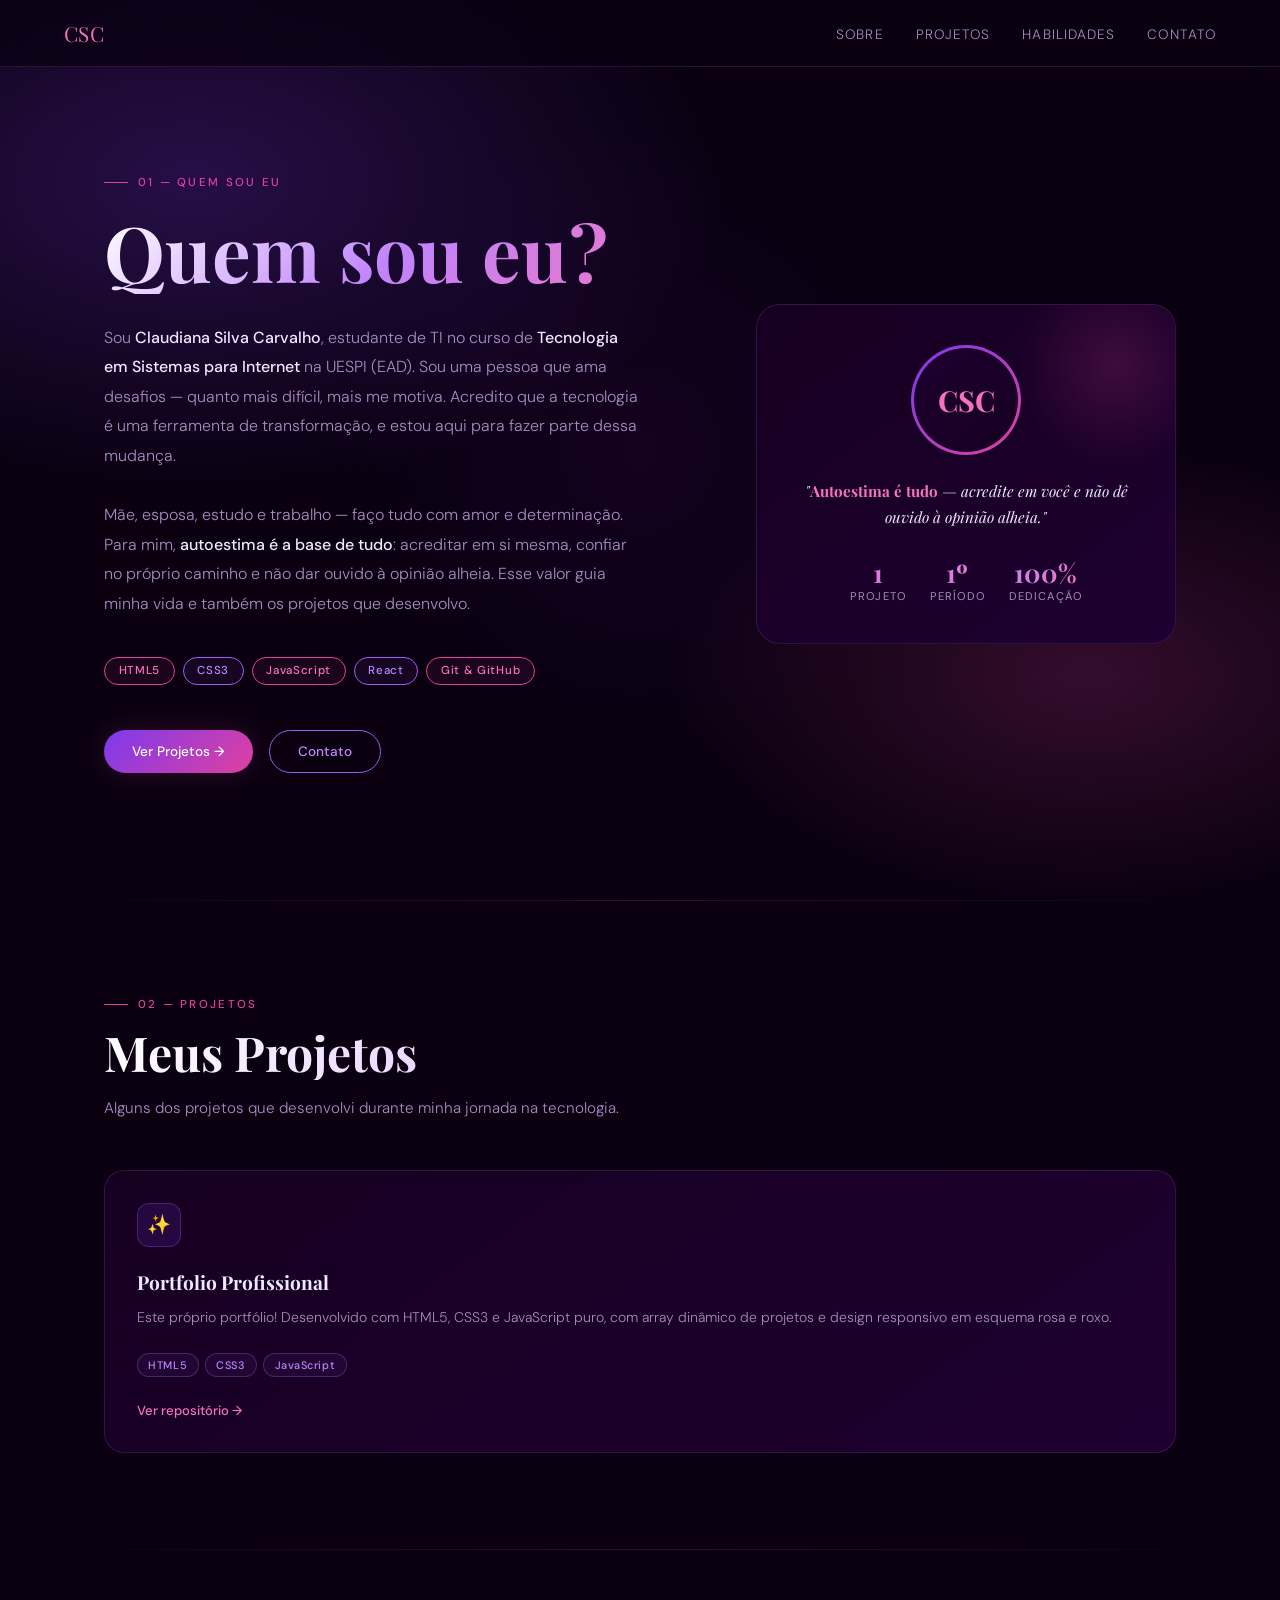
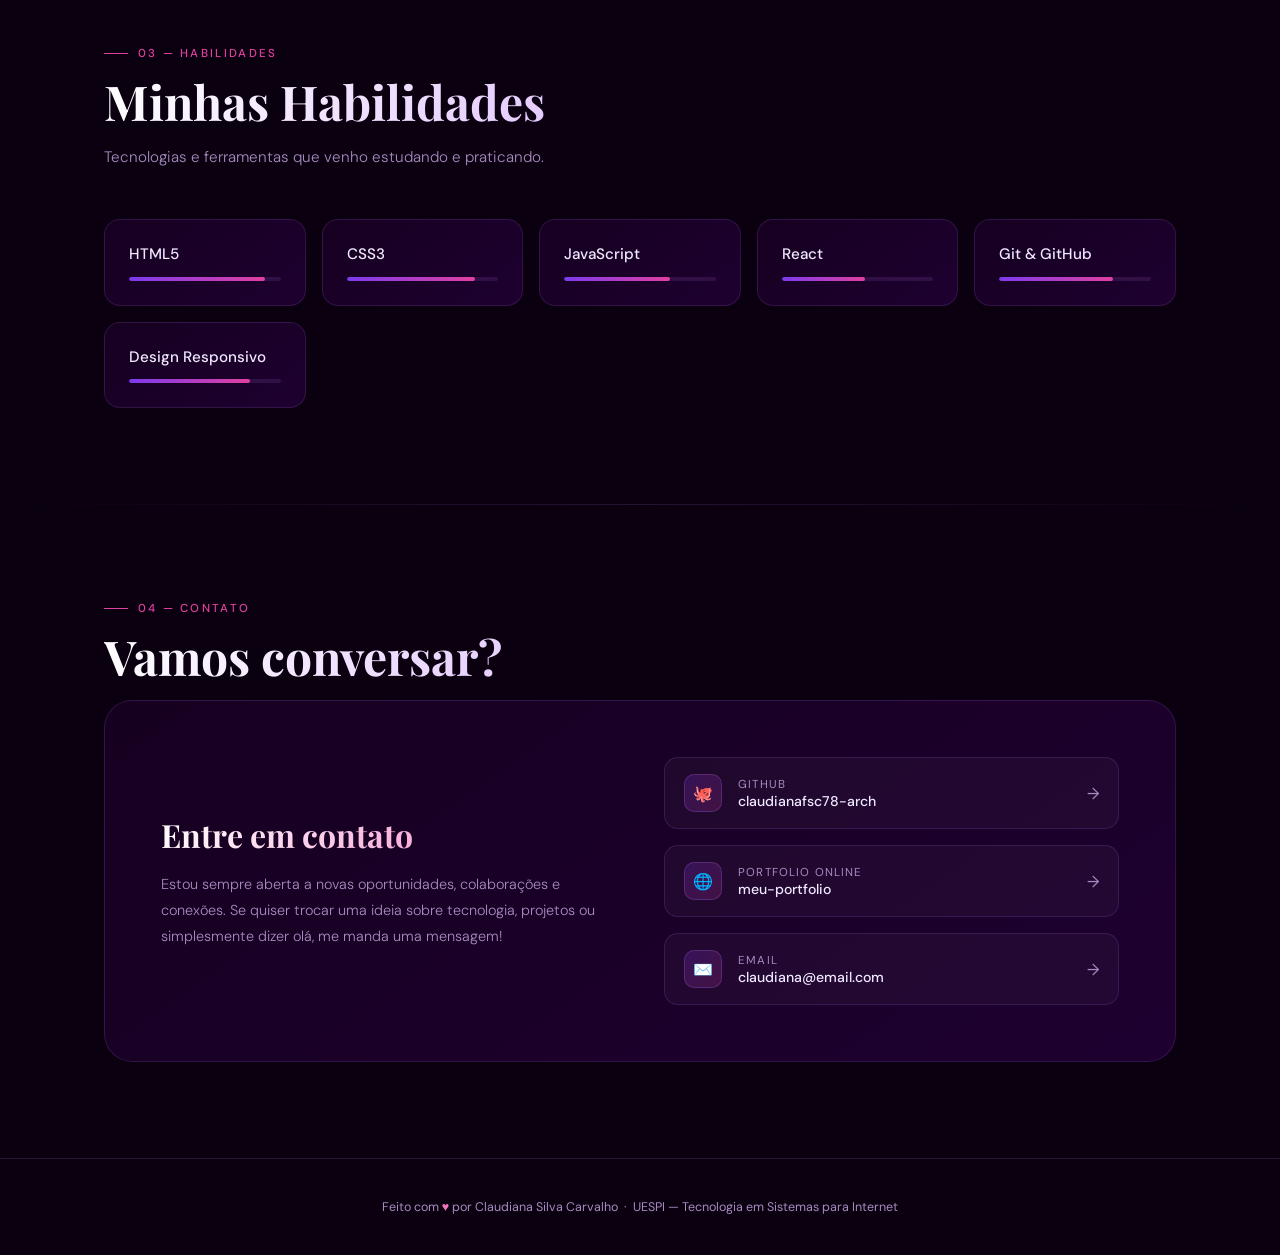
<file: index.html>
<!DOCTYPE html>
<html lang="pt-BR">
<head>
<meta charset="UTF-8">
<meta name="viewport" content="width=device-width, initial-scale=1.0">
<title>Claudiana Carvalho | Portfolio</title>
<link rel="preconnect" href="https://fonts.googleapis.com">
<link href="https://fonts.googleapis.com/css2?family=Playfair+Display:ital,wght@0,700;1,400&family=DM+Sans:wght@300;400;500&display=swap" rel="stylesheet">
<style>
  *, *::before, *::after { box-sizing: border-box; margin: 0; padding: 0; }

  :root {
    --pink: #e040a0;
    --pink-light: #f472c0;
    --pink-glow: rgba(224,64,160,0.18);
    --purple: #7c3aed;
    --purple-mid: #9d5cf5;
    --purple-light: #c084fc;
    --purple-glow: rgba(124,58,237,0.22);
    --bg: #0a0010;
    --bg2: #100018;
    --surface: #160020;
    --surface2: #1e0030;
    --text: #f0e8ff;
    --muted: #a78bc0;
    --border: rgba(196,130,255,0.15);
  }

  html { scroll-behavior: smooth; }

  body {
    font-family: 'DM Sans', sans-serif;
    background: var(--bg);
    color: var(--text);
    overflow-x: hidden;
    min-height: 100vh;
  }

  body::before {
    content: '';
    position: fixed;
    inset: 0;
    background:
      radial-gradient(ellipse 60% 50% at 15% 20%, rgba(124,58,237,0.25) 0%, transparent 70%),
      radial-gradient(ellipse 50% 40% at 85% 75%, rgba(224,64,160,0.2) 0%, transparent 65%),
      radial-gradient(ellipse 40% 60% at 50% 50%, rgba(100,20,180,0.1) 0%, transparent 60%);
    pointer-events: none;
    z-index: 0;
  }

  .wrap { position: relative; z-index: 1; }

  nav {
    position: fixed;
    top: 0; left: 0; right: 0;
    z-index: 100;
    display: flex;
    align-items: center;
    justify-content: space-between;
    padding: 1.2rem 4rem;
    background: rgba(10,0,16,0.7);
    backdrop-filter: blur(14px);
    border-bottom: 0.5px solid var(--border);
  }

  .nav-logo {
    font-family: 'Playfair Display', serif;
    font-size: 1.3rem;
    color: var(--pink-light);
    letter-spacing: 0.02em;
    text-decoration: none;
  }

  .nav-links { display: flex; gap: 2rem; list-style: none; }
  .nav-links a {
    font-size: 0.85rem;
    font-weight: 300;
    letter-spacing: 0.08em;
    text-transform: uppercase;
    color: var(--muted);
    text-decoration: none;
    transition: color 0.2s;
  }
  .nav-links a:hover { color: var(--pink-light); }

  .hero {
    min-height: 100vh;
    display: grid;
    grid-template-columns: 1fr 420px;
    align-items: center;
    gap: 4rem;
    padding: 8rem 4rem 5rem;
    max-width: 1200px;
    margin: 0 auto;
  }

  .hero-label {
    font-size: 0.72rem;
    font-weight: 500;
    letter-spacing: 0.2em;
    text-transform: uppercase;
    color: var(--pink);
    margin-bottom: 1.2rem;
    display: flex;
    align-items: center;
    gap: 0.6rem;
  }
  .hero-label::before {
    content: '';
    display: inline-block;
    width: 24px; height: 1px;
    background: var(--pink);
  }

  .hero h1 {
    font-family: 'Playfair Display', serif;
    font-size: clamp(2.8rem, 6vw, 5rem);
    line-height: 1.1;
    font-weight: 700;
    background: linear-gradient(135deg, #fff 0%, var(--purple-light) 50%, var(--pink-light) 100%);
    -webkit-background-clip: text;
    -webkit-text-fill-color: transparent;
    background-clip: text;
    margin-bottom: 1.8rem;
  }

  .hero-body {
    font-size: 1rem;
    font-weight: 300;
    line-height: 1.85;
    color: var(--muted);
    max-width: 540px;
    margin-bottom: 2.4rem;
  }

  .hero-body strong { color: var(--text); font-weight: 500; }

  .tags { display: flex; flex-wrap: wrap; gap: 0.5rem; margin-bottom: 2.8rem; }
  .tag {
    font-size: 0.72rem;
    font-weight: 500;
    letter-spacing: 0.06em;
    padding: 0.35rem 0.85rem;
    border-radius: 999px;
    border: 1px solid;
  }
  .tag-pink { border-color: var(--pink); color: var(--pink-light); background: rgba(224,64,160,0.08); }
  .tag-purple { border-color: var(--purple-mid); color: var(--purple-light); background: rgba(157,92,245,0.08); }

  .btn-group { display: flex; gap: 1rem; }

  .btn {
    display: inline-flex;
    align-items: center;
    gap: 0.5rem;
    padding: 0.75rem 1.75rem;
    border-radius: 999px;
    font-family: 'DM Sans', sans-serif;
    font-size: 0.85rem;
    font-weight: 500;
    text-decoration: none;
    cursor: pointer;
    border: none;
    transition: all 0.3s;
  }
  .btn-primary {
    background: linear-gradient(135deg, var(--purple), var(--pink));
    color: #fff;
    box-shadow: 0 0 28px var(--pink-glow);
  }
  .btn-primary:hover { transform: translateY(-2px); box-shadow: 0 0 40px rgba(224,64,160,0.35); }
  .btn-outline {
    background: transparent;
    color: var(--purple-light);
    border: 1px solid var(--purple-mid);
  }
  .btn-outline:hover { background: var(--purple-glow); transform: translateY(-2px); }

  .hero-card {
    background: linear-gradient(145deg, var(--surface), var(--surface2));
    border: 1px solid var(--border);
    border-radius: 24px;
    padding: 2.5rem;
    display: flex;
    flex-direction: column;
    align-items: center;
    text-align: center;
    gap: 1.5rem;
    position: relative;
    overflow: hidden;
  }
  .hero-card::before {
    content: '';
    position: absolute;
    top: -40px; right: -40px;
    width: 200px; height: 200px;
    background: radial-gradient(circle, var(--pink-glow), transparent 70%);
    pointer-events: none;
  }

  .avatar-ring {
    width: 110px; height: 110px;
    border-radius: 50%;
    padding: 3px;
    background: linear-gradient(135deg, var(--purple), var(--pink));
  }
  .avatar-inner {
    width: 100%; height: 100%;
    border-radius: 50%;
    background: linear-gradient(145deg, var(--surface2), var(--surface));
    display: flex;
    align-items: center;
    justify-content: center;
    font-family: 'Playfair Display', serif;
    font-size: 1.8rem;
    font-weight: 700;
    color: var(--pink-light);
  }

  .quote-text {
    font-family: 'Playfair Display', serif;
    font-style: italic;
    font-size: 0.95rem;
    line-height: 1.7;
    color: var(--text);
  }
  .quote-text em {
    color: var(--pink-light);
    font-style: normal;
    font-weight: 700;
  }

  .stats-row { display: flex; gap: 1.5rem; width: 100%; justify-content: center; }
  .stat { text-align: center; }
  .stat-num {
    font-family: 'Playfair Display', serif;
    font-size: 1.6rem;
    font-weight: 700;
    background: linear-gradient(135deg, var(--purple-light), var(--pink-light));
    -webkit-background-clip: text;
    -webkit-text-fill-color: transparent;
    background-clip: text;
  }
  .stat-label { font-size: 0.7rem; letter-spacing: 0.1em; text-transform: uppercase; color: var(--muted); }

  section { padding: 6rem 4rem; max-width: 1200px; margin: 0 auto; }
  .section-label {
    font-size: 0.72rem;
    font-weight: 500;
    letter-spacing: 0.2em;
    text-transform: uppercase;
    color: var(--pink);
    margin-bottom: 0.8rem;
    display: flex;
    align-items: center;
    gap: 0.6rem;
  }
  .section-label::before {
    content: '';
    display: inline-block;
    width: 24px; height: 1px;
    background: var(--pink);
  }

  .section-title {
    font-family: 'Playfair Display', serif;
    font-size: clamp(2rem, 4vw, 3rem);
    font-weight: 700;
    line-height: 1.15;
    margin-bottom: 1rem;
    background: linear-gradient(120deg, #fff, var(--purple-light));
    -webkit-background-clip: text;
    -webkit-text-fill-color: transparent;
    background-clip: text;
  }

  .section-sub { font-size: 0.95rem; font-weight: 300; color: var(--muted); max-width: 520px; margin-bottom: 3rem; line-height: 1.7; }

  .projects-grid {
    display: grid;
    grid-template-columns: repeat(auto-fit, minmax(280px, 1fr));
    gap: 1.5rem;
  }

  .project-card {
    background: linear-gradient(145deg, var(--surface), var(--surface2));
    border: 1px solid var(--border);
    border-radius: 20px;
    padding: 2rem;
    transition: all 0.3s;
    position: relative;
    overflow: hidden;
  }
  .project-card::after {
    content: '';
    position: absolute;
    inset: 0;
    border-radius: 20px;
    background: linear-gradient(135deg, var(--pink-glow), transparent 60%);
    opacity: 0;
    transition: opacity 0.3s;
  }
  .project-card:hover { transform: translateY(-6px); border-color: rgba(224,64,160,0.4); }
  .project-card:hover::after { opacity: 1; }

  .project-icon {
    width: 44px; height: 44px;
    border-radius: 12px;
    display: flex; align-items: center; justify-content: center;
    font-size: 1.2rem;
    margin-bottom: 1.4rem;
    position: relative; z-index: 1;
  }
  .icon-pink { background: rgba(224,64,160,0.15); border: 1px solid rgba(224,64,160,0.3); }
  .icon-purple { background: rgba(124,58,237,0.15); border: 1px solid rgba(157,92,245,0.3); }
  .icon-teal { background: rgba(20,184,166,0.15); border: 1px solid rgba(20,184,166,0.3); }

  .project-title {
    font-family: 'Playfair Display', serif;
    font-size: 1.2rem;
    font-weight: 700;
    color: var(--text);
    margin-bottom: 0.7rem;
    position: relative; z-index: 1;
  }

  .project-desc {
    font-size: 0.875rem;
    font-weight: 300;
    line-height: 1.7;
    color: var(--muted);
    margin-bottom: 1.4rem;
    position: relative; z-index: 1;
  }

  .project-tags { display: flex; flex-wrap: wrap; gap: 0.4rem; margin-bottom: 1.4rem; position: relative; z-index: 1; }
  .p-tag {
    font-size: 0.68rem;
    font-weight: 500;
    letter-spacing: 0.05em;
    padding: 0.25rem 0.65rem;
    border-radius: 999px;
    border: 1px solid rgba(196,130,255,0.25);
    color: var(--purple-light);
    background: rgba(157,92,245,0.07);
  }

  .project-link {
    font-size: 0.82rem;
    font-weight: 500;
    color: var(--pink-light);
    text-decoration: none;
    display: inline-flex;
    align-items: center;
    gap: 0.4rem;
    transition: gap 0.2s;
    position: relative; z-index: 1;
  }
  .project-link:hover { gap: 0.7rem; }

  .skills-grid {
    display: grid;
    grid-template-columns: repeat(auto-fit, minmax(200px, 1fr));
    gap: 1rem;
  }
  .skill-card {
    background: linear-gradient(145deg, var(--surface), var(--surface2));
    border: 1px solid var(--border);
    border-radius: 16px;
    padding: 1.5rem;
    transition: all 0.3s;
  }
  .skill-card:hover { border-color: rgba(157,92,245,0.4); transform: translateY(-3px); }
  .skill-name { font-size: 0.95rem; font-weight: 500; color: var(--text); margin-bottom: 0.8rem; }
  .skill-bar { height: 4px; background: rgba(196,130,255,0.12); border-radius: 2px; overflow: hidden; }
  .skill-fill {
    height: 100%;
    border-radius: 2px;
    background: linear-gradient(90deg, var(--purple), var(--pink));
    animation: fillBar 1.5s ease-out forwards;
  }
  @keyframes fillBar { from { width: 0; } }

  .contact-wrap {
    background: linear-gradient(145deg, var(--surface), var(--surface2));
    border: 1px solid var(--border);
    border-radius: 28px;
    padding: 3.5rem;
    display: grid;
    grid-template-columns: 1fr 1fr;
    gap: 3rem;
    align-items: center;
  }
  .contact-title {
    font-family: 'Playfair Display', serif;
    font-size: 2rem;
    margin-bottom: 1rem;
    background: linear-gradient(120deg, #fff, var(--pink-light));
    -webkit-background-clip: text;
    -webkit-text-fill-color: transparent;
    background-clip: text;
  }
  .contact-text { font-size: 0.9rem; font-weight: 300; line-height: 1.8; color: var(--muted); }

  .contact-links { display: flex; flex-direction: column; gap: 1rem; }
  .contact-item {
    display: flex;
    align-items: center;
    gap: 1rem;
    padding: 1rem 1.2rem;
    border-radius: 14px;
    background: rgba(255,255,255,0.03);
    border: 1px solid var(--border);
    text-decoration: none;
    color: var(--text);
    transition: all 0.3s;
  }
  .contact-item:hover { border-color: rgba(224,64,160,0.4); background: var(--pink-glow); transform: translateX(4px); }
  .contact-item-icon {
    width: 38px; height: 38px;
    border-radius: 10px;
    display: flex; align-items: center; justify-content: center;
    font-size: 1rem;
    background: linear-gradient(135deg, var(--purple-glow), var(--pink-glow));
    border: 1px solid rgba(196,130,255,0.2);
    flex-shrink: 0;
  }
  .contact-item-info { flex: 1; }
  .contact-item-label { font-size: 0.72rem; text-transform: uppercase; letter-spacing: 0.1em; color: var(--muted); }
  .contact-item-value { font-size: 0.88rem; font-weight: 500; color: var(--text); }

  footer {
    text-align: center;
    padding: 2.5rem 4rem;
    font-size: 0.78rem;
    color: var(--muted);
    border-top: 0.5px solid var(--border);
    position: relative; z-index: 1;
  }
  footer span { color: var(--pink-light); }

  .divider {
    width: 100%; height: 1px;
    background: linear-gradient(90deg, transparent, var(--border), transparent);
    margin: 0 auto;
  }

  .fade-in { opacity: 0; transform: translateY(24px); transition: opacity 0.7s, transform 0.7s; }
  .fade-in.visible { opacity: 1; transform: none; }

  @media (max-width: 768px) {
    nav { padding: 1rem 1.5rem; }
    .nav-links { display: none; }
    .hero { grid-template-columns: 1fr; padding: 6rem 1.5rem 3rem; gap: 2rem; }
    .hero-card { display: none; }
    section { padding: 4rem 1.5rem; }
    .contact-wrap { grid-template-columns: 1fr; }
  }
</style>
</head>
<body>

<nav>
  <a href="#" class="nav-logo">CSC</a>
  <ul class="nav-links">
    <li><a href="#sobre">Sobre</a></li>
    <li><a href="#projetos">Projetos</a></li>
    <li><a href="#habilidades">Habilidades</a></li>
    <li><a href="#contato">Contato</a></li>
  </ul>
</nav>

<div class="wrap">

  <div id="sobre">
    <div class="hero">
      <div>
        <p class="hero-label">01 — Quem sou eu</p>
        <h1>Quem sou eu?</h1>
        <p class="hero-body">
          Sou <strong>Claudiana Silva Carvalho</strong>, estudante de TI no curso de
          <strong>Tecnologia em Sistemas para Internet</strong> na UESPI (EAD). Sou uma
          pessoa que ama desafios — quanto mais difícil, mais me motiva. Acredito que
          a tecnologia é uma ferramenta de transformação, e estou aqui para fazer parte
          dessa mudança.
          <br><br>
          Mãe, esposa, estudo e trabalho — faço tudo com amor e determinação. Para mim,
          <strong>autoestima é a base de tudo</strong>: acreditar em si mesma, confiar
          no próprio caminho e não dar ouvido à opinião alheia. Esse valor guia minha
          vida e também os projetos que desenvolvo.
        </p>

        <div class="tags">
          <span class="tag tag-pink">HTML5</span>
          <span class="tag tag-purple">CSS3</span>
          <span class="tag tag-pink">JavaScript</span>
          <span class="tag tag-purple">React</span>
          <span class="tag tag-pink">Git & GitHub</span>
        </div>

        <div class="btn-group">
          <a href="#projetos" class="btn btn-primary">Ver Projetos →</a>
          <a href="#contato" class="btn btn-outline">Contato</a>
        </div>
      </div>

      <div class="hero-card fade-in">
        <div class="avatar-ring">
          <div class="avatar-inner">CSC</div>
        </div>
        <p class="quote-text">
          "<em>Autoestima é tudo</em> — acredite em você e não dê ouvido à opinião alheia."
        </p>
        <div class="stats-row">
          <div class="stat">
            <div class="stat-num">1</div>
            <div class="stat-label">Projeto</div>
          </div>
          <div class="stat">
            <div class="stat-num">1º</div>
            <div class="stat-label">Período</div>
          </div>
          <div class="stat">
            <div class="stat-num">100%</div>
            <div class="stat-label">Dedicação</div>
          </div>
        </div>
      </div>
    </div>
  </div>

  <div class="divider"></div>

  <section id="projetos">
    <p class="section-label">02 — Projetos</p>
    <h2 class="section-title">Meus Projetos</h2>
    <p class="section-sub">Alguns dos projetos que desenvolvi durante minha jornada na tecnologia.</p>
    <div class="projects-grid" id="projects-container"></div>
  </section>

  <div class="divider"></div>

  <section id="habilidades">
    <p class="section-label">03 — Habilidades</p>
    <h2 class="section-title">Minhas Habilidades</h2>
    <p class="section-sub">Tecnologias e ferramentas que venho estudando e praticando.</p>

    <div class="skills-grid">
      <div class="skill-card fade-in">
        <div class="skill-name">HTML5</div>
        <div class="skill-bar"><div class="skill-fill" style="width:90%"></div></div>
      </div>
      <div class="skill-card fade-in">
        <div class="skill-name">CSS3</div>
        <div class="skill-bar"><div class="skill-fill" style="width:85%"></div></div>
      </div>
      <div class="skill-card fade-in">
        <div class="skill-name">JavaScript</div>
        <div class="skill-bar"><div class="skill-fill" style="width:70%"></div></div>
      </div>
      <div class="skill-card fade-in">
        <div class="skill-name">React</div>
        <div class="skill-bar"><div class="skill-fill" style="width:55%"></div></div>
      </div>
      <div class="skill-card fade-in">
        <div class="skill-name">Git & GitHub</div>
        <div class="skill-bar"><div class="skill-fill" style="width:75%"></div></div>
      </div>
      <div class="skill-card fade-in">
        <div class="skill-name">Design Responsivo</div>
        <div class="skill-bar"><div class="skill-fill" style="width:80%"></div></div>
      </div>
    </div>
  </section>

  <div class="divider"></div>

  <section id="contato">
    <p class="section-label">04 — Contato</p>
    <h2 class="section-title">Vamos conversar?</h2>

    <div class="contact-wrap fade-in">
      <div>
        <h3 class="contact-title">Entre em contato</h3>
        <p class="contact-text">
          Estou sempre aberta a novas oportunidades, colaborações e conexões.
          Se quiser trocar uma ideia sobre tecnologia, projetos ou simplesmente
          dizer olá, me manda uma mensagem!
        </p>
      </div>
      <div class="contact-links">
        <a href="https://github.com/claudianafsc78-arch" target="_blank" class="contact-item">
          <div class="contact-item-icon">🐙</div>
          <div class="contact-item-info">
            <div class="contact-item-label">GitHub</div>
            <div class="contact-item-value">claudianafsc78-arch</div>
          </div>
          <span style="color:var(--muted);font-size:1rem;">→</span>
        </a>
        <a href="https://claudianafsc78-arch.github.io/meu-portfolio/" target="_blank" class="contact-item">
          <div class="contact-item-icon">🌐</div>
          <div class="contact-item-info">
            <div class="contact-item-label">Portfolio Online</div>
            <div class="contact-item-value">meu-portfolio</div>
          </div>
          <span style="color:var(--muted);font-size:1rem;">→</span>
        </a>
        <a href="mailto:claudiana@email.com" class="contact-item">
          <div class="contact-item-icon">✉️</div>
          <div class="contact-item-info">
            <div class="contact-item-label">Email</div>
            <div class="contact-item-value">claudiana@email.com</div>
          </div>
          <span style="color:var(--muted);font-size:1rem;">→</span>
        </a>
      </div>
    </div>
  </section>

  <footer>
    Feito com <span>♥</span> por Claudiana Silva Carvalho &nbsp;·&nbsp; UESPI — Tecnologia em Sistemas para Internet
  </footer>

</div>

<script>
  // Array com apenas o projeto Portfolio Profissional
  const projects = [
    {
      id: 1,
      title: "Portfolio Profissional",
      description: "Este próprio portfólio! Desenvolvido com HTML5, CSS3 e JavaScript puro, com array dinâmico de projetos e design responsivo em esquema rosa e roxo.",
      tags: ["HTML5", "CSS3", "JavaScript"],
      icon: "✨",
      iconClass: "icon-purple",
      repo: "https://github.com/claudianafsc78-arch/meu-portfolio"
    }
  ];

  function renderProjects() {
    const container = document.getElementById('projects-container');
    container.innerHTML = projects.map(p => `
      <div class="project-card fade-in">
        <div class="project-icon ${p.iconClass}">${p.icon}</div>
        <h3 class="project-title">${p.title}</h3>
        <p class="project-desc">${p.description}</p>
        <div class="project-tags">
          ${p.tags.map(t => `<span class="p-tag">${t}</span>`).join('')}
        </div>
        <a href="${p.repo}" target="_blank" class="project-link">Ver repositório →</a>
      </div>
    `).join('');
    observeFade();
  }

  function observeFade() {
    const observer = new IntersectionObserver((entries) => {
      entries.forEach(e => {
        if (e.isIntersecting) { e.target.classList.add('visible'); }
      });
    }, { threshold: 0.15 });
    document.querySelectorAll('.fade-in').forEach(el => observer.observe(el));
  }

  renderProjects();
  observeFade();
</script>
</body>
</html>
</file>
